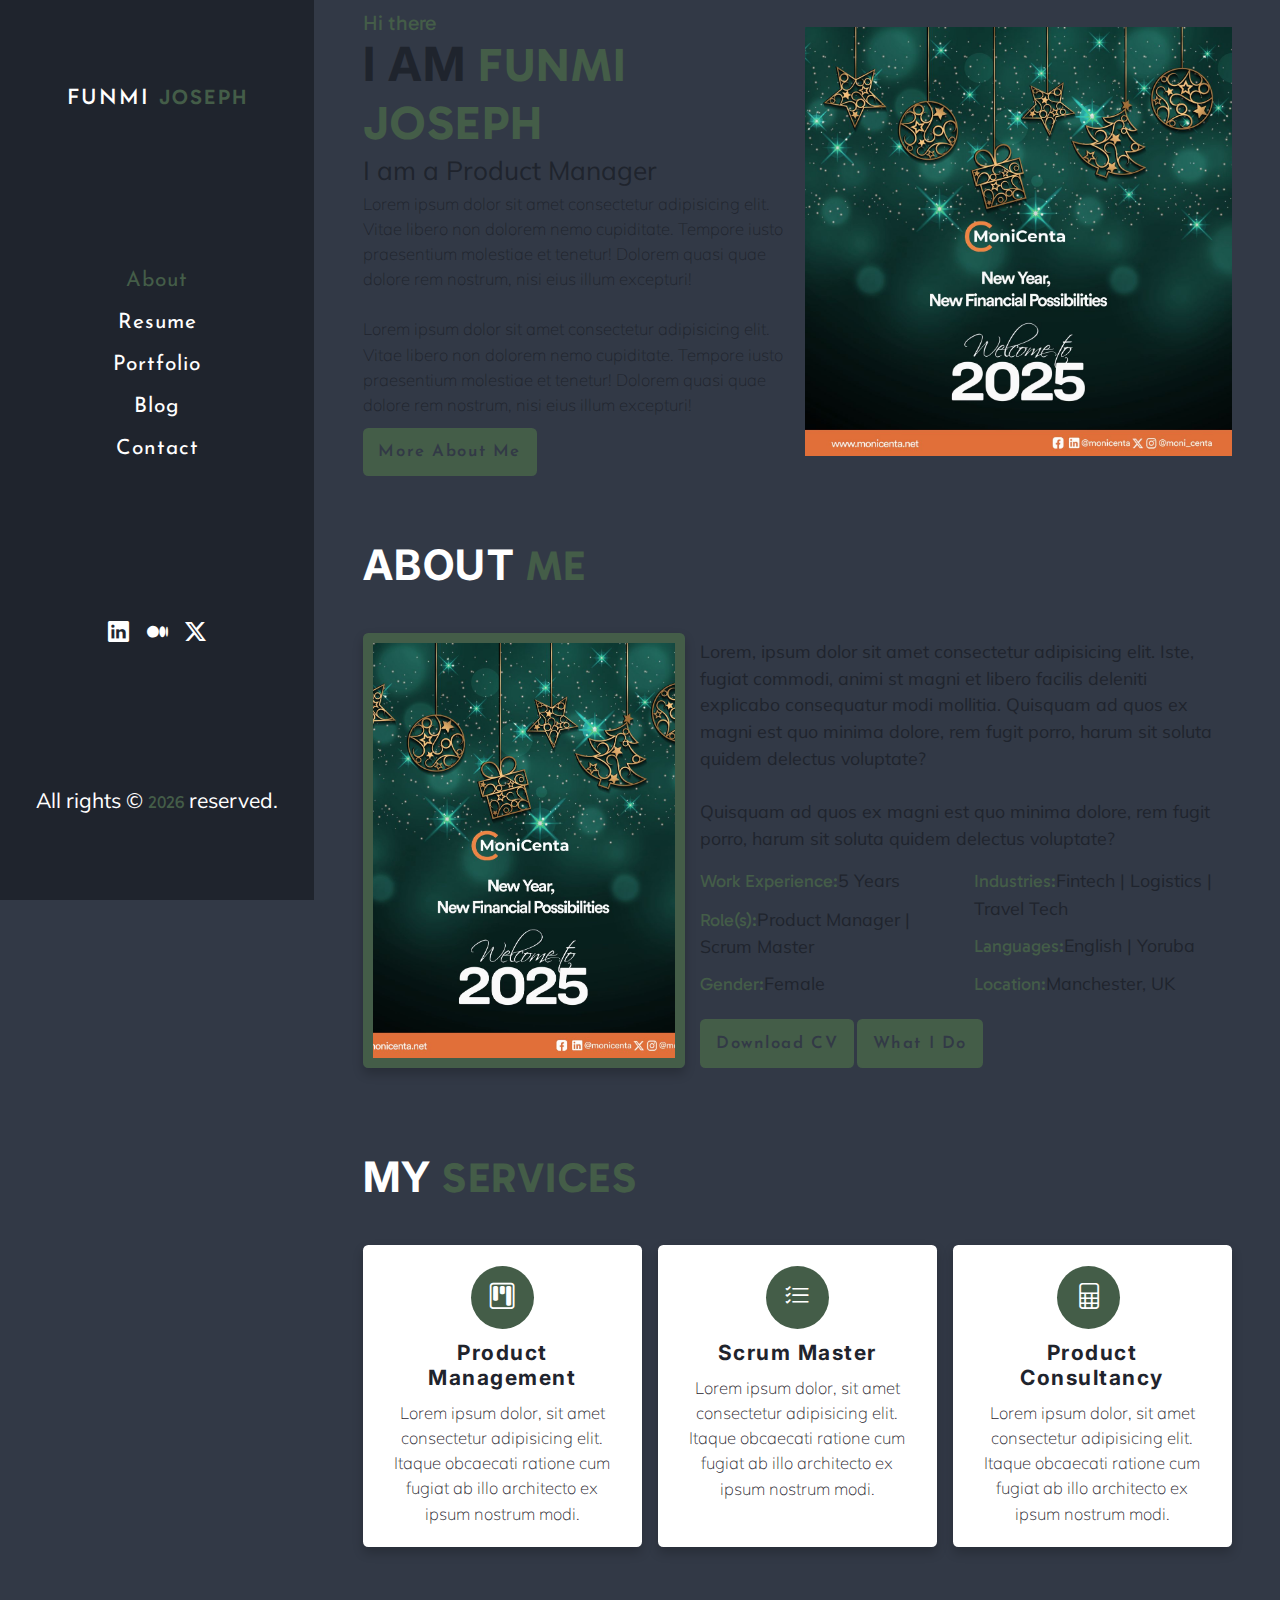
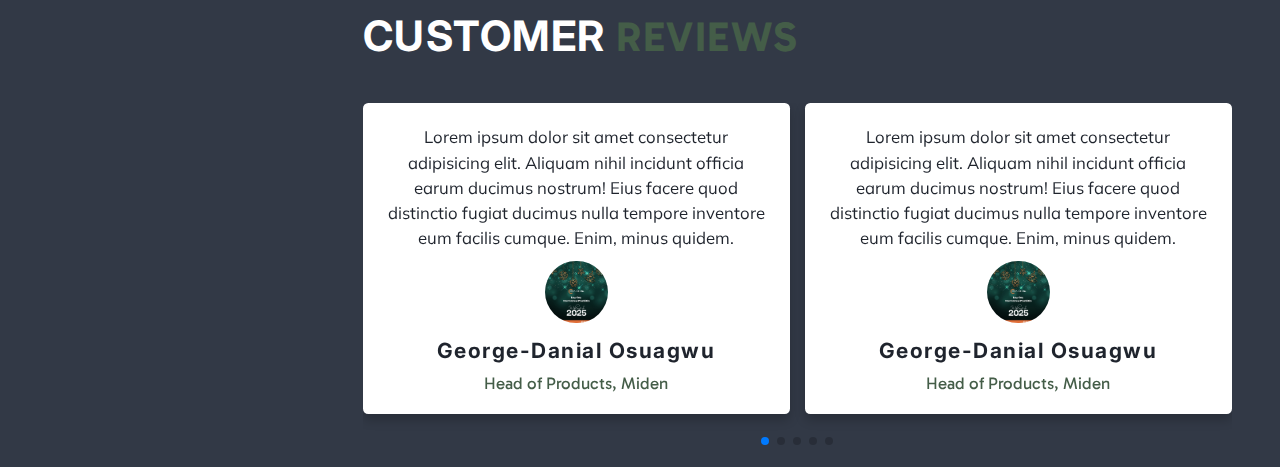
<file: second.html>
<!DOCTYPE html>
<html lang="en">
  <head>
    <meta charset="UTF-8" />
    <meta name="viewport" content="width=device-width, initial-scale=1.0" />
    <link rel="stylesheet" href="second.css" />
    <link
      rel="stylesheet"
      href="https://cdn.jsdelivr.net/npm/bootstrap-icons@1.11.3/font/bootstrap-icons.min.css"
    />
    <!-- Link Swiper's CSS -->
    <link
      rel="stylesheet"
      href="https://cdn.jsdelivr.net/npm/swiper@11/swiper-bundle.min.css"/>
    <title>Funmi Portfolio</title>
  </head>

  <body>
    <!-- Hamburger -->
    <div id="menu" class="bi bi-list">
      <!-- <i class="bi bi-list"></i> -->
    </div>
    <!-- Header/Hero -->
    <header>
      <a href="#" class="logo">Funmi <span>Joseph</span></a>
      <!-- Navbar -->
      <nav class="navbar">
        <!-- <a href="#" id="home">Home</a> -->
        <a href="#"  class="active" data-page="main-about">About</a>
        <a href="#" data-page="resume">Resume</a>
        <!-- <a href="#" id="Experience">Experience</a> -->
        <a href="#" data-page="portfolio">Portfolio</a>
        <!-- <a href="#" id="testimonials">Testimonials</a> -->
        <a href="#" data-page="blog">Blog</a>
        <a href="#" data-page="contact">Contact</a>
      </nav>
      <!-- Socials -->
      <div class="socials">
        <a href="#"><i class="bi bi-linkedin"></i></a>
        <a href="#"><i class="bi bi-medium"></i></a>
        <a href="#"><i class="bi bi-twitter-x"></i> </a>
      </div>
      <!-- sidebar footer -->
      <footer class="footer">
        <p class="copyright">All rights &copy; <small></small> reserved.</p>
      </footer>
    </header>
    <!-- About Start -->
    <!-- <main> -->
      <article class="main-about page active" id="main-about">
        <section class="about-home">
          <div class="content">
            <span class="intro">Hi there</span>
            <h1>I am <span>Funmi Joseph</span></h1>
            <p class="info">I am a Product Manager</p>
            <p class="info-text">
              Lorem ipsum dolor sit amet consectetur adipisicing elit. Vitae
              libero non dolorem nemo cupiditate. Tempore iusto praesentium
              molestiae et tenetur! Dolorem quasi quae dolore rem nostrum, nisi
              eius illum excepturi! <br />
              <br />
              Lorem ipsum dolor sit amet consectetur adipisicing elit. Vitae
              libero non dolorem nemo cupiditate. Tempore iusto praesentium
              molestiae et tenetur! Dolorem quasi quae dolore rem nostrum, nisi
              eius illum excepturi!
            </p>
            <a href="#about" class="btn">More About Me</a>
          </div>
          <figure class="image">
            <img src="./asstets/images/Happy 2025.jpg" alt="Funmi's Headshot" />
          </figure>
        </section>
        <!-- About main start-->
        <section class="about" id="about">
          <h2 class="subheading">about <span> me</span></h2>
          <div class="row-1">
            <div class="image">
              <img src="./asstets/images/Happy 2025.jpg" alt="funmi's photo" />
            </div>
            <div class="content">
              <p>
                Lorem, ipsum dolor sit amet consectetur adipisicing elit. Iste,
                fugiat commodi, animi st magni et libero facilis deleniti
                explicabo consequatur modi mollitia. Quisquam ad quos ex magni
                est quo minima dolore, rem fugit porro, harum sit soluta quidem
                delectus voluptate? <br /><br />
                Quisquam ad quos ex magni est quo minima dolore, rem fugit
                porro, harum sit soluta quidem delectus voluptate?
              </p>
              <div class="box-container">
                <div class="box">
                  <p><span>Work Experience:</span>5 Years</p>
                  <p><span>Role(s):</span>Product Manager | Scrum Master</p>
                  <p><span>Gender:</span>Female</p>
                </div>
                <div class="box">
                  <p>
                    <span>Industries:</span>Fintech | Logistics | Travel Tech
                  </p>
                  <p><span>Languages:</span>English | Yoruba</p>
                  <p><span>Location:</span>Manchester, UK</p>
                </div>
              </div>
              <a href="#" class="btn"> Download CV</a>
              <a href="#services" class="btn">What I Do</a>
            </div>
          </div>
          <!--  -->
        </section>
        <!-- ABOUT - SERVICE START -->
        <section id="services" class="services">
          <h2 class="subheading">My <span> Services</span></h2>
          <div class="box-container">
            <div class="box">
              <i class="bi bi-kanban"></i>
              <h3>Product Management</h3>
              <p>
                Lorem ipsum dolor, sit amet consectetur adipisicing elit. Itaque
                obcaecati ratione cum fugiat ab illo architecto ex ipsum nostrum
                modi.
              </p>
            </div>
            <!-- box 2 -->
            <div class="box">
              <i class="bi bi-list-check"></i>
              <h3>Scrum Master</h3>
              <p>
                Lorem ipsum dolor, sit amet consectetur adipisicing elit. Itaque
                obcaecati ratione cum fugiat ab illo architecto ex ipsum nostrum
                modi.
              </p>
            </div>
            <!-- box 3 -->
            <div class="box">
              <i class="bi bi-file-spreadsheet"></i>>
              <h3>Product Consultancy</h3>
              <p>
                Lorem ipsum dolor, sit amet consectetur adipisicing elit. Itaque
                obcaecati ratione cum fugiat ab illo architecto ex ipsum nostrum
                modi.
              </p>
            </div>
          </div>
        </section>
        <!-- ABOUT TESTIMONIAL START -->
        <section id="reviews" class="reviews">
          <h2 class="subheading">Customer <span> Reviews</span></h2>
          <!-- Slider main container -->
          <div class="swiper mySwiper">
            <!-- Additional required wrapper -->
            <div class="swiper-wrapper">
              <!-- Slides -->
              <div class="swiper-slide">
                <div class="review-content">
                  <p>
                    Lorem ipsum dolor sit amet consectetur adipisicing elit.
                    Aliquam nihil incidunt officia earum ducimus nostrum! Eius
                    facere quod distinctio fugiat ducimus nulla tempore
                    inventore eum facilis cumque. Enim, minus quidem.
                  </p>
                  <div class="reviewer-details">
                    <figure class="image">
                      <img src="./asstets/images/Happy 2025.jpg" alt="" />
                    </figure>
                    <h3>George-Danial Osuagwu</h3>
                    <span class="job">Head of Products, Miden</span>
                  </div>
                </div>
              </div>
              <!-- Slide 2 -->
              <div class="swiper-slide">
                <div class="review-content">
                  <p>
                    Lorem ipsum dolor sit amet consectetur adipisicing elit.
                    Aliquam nihil incidunt officia earum ducimus nostrum! Eius
                    facere quod distinctio fugiat ducimus nulla tempore
                    inventore eum facilis cumque. Enim, minus quidem.
                  </p>
                  <div class="reviewer-details">
                    <figure class="image">
                      <img src="./asstets/images/Happy 2025.jpg" alt="" />
                    </figure>
                    <h3>George-Danial Osuagwu</h3>
                    <span class="job">Head of Products, Miden</span>
                  </div>
                </div>
              </div>
              <!-- slide 3 -->
              <div class="swiper-slide">
                <div class="review-content">
                  <p>
                    Lorem ipsum dolor sit amet consectetur adipisicing elit.
                    Aliquam nihil incidunt officia earum ducimus nostrum! Eius
                    facere quod distinctio fugiat ducimus nulla tempore
                    inventore eum facilis cumque. Enim, minus quidem.
                  </p>
                  <div class="reviewer-details">
                    <figure class="image">
                      <img src="./asstets/images/Happy 2025.jpg" alt="" />
                    </figure>
                    <h3>George-Danial Osuagwu</h3>
                    <span class="job">Head of Products, Miden</span>
                  </div>
                </div>
              </div>
              <!-- slide 4 -->
              <div class="swiper-slide">
                <div class="review-content">
                  <p>
                    Lorem ipsum dolor sit amet consectetur adipisicing elit.
                    Aliquam nihil incidunt officia earum ducimus nostrum! Eius
                    facere quod distinctio fugiat ducimus nulla tempore
                    inventore eum facilis cumque. Enim, minus quidem.
                  </p>
                  <div class="reviewer-details">
                    <figure class="image">
                      <img src="./asstets/images/Happy 2025.jpg" alt="" />
                    </figure>
                    <h3>George-Danial Osuagwu</h3>
                    <span class="job">Head of Products, Miden</span>
                  </div>
                </div>
              </div>
              <!-- slide 5 -->
              <div class="swiper-slide">
                <div class="review-content">
                  <p>
                    Lorem ipsum dolor sit amet consectetur adipisicing elit.
                    Aliquam nihil incidunt officia earum ducimus nostrum! Eius
                    facere quod distinctio fugiat ducimus nulla tempore
                    inventore eum facilis cumque. Enim, minus quidem.
                  </p>
                  <div class="reviewer-details">
                    <figure class="image">
                      <img src="./asstets/images/Happy 2025.jpg" alt="" />
                    </figure>
                    <h3>George-Danial Osuagwu</h3>
                    <span class="job">Head of Products, Miden</span>
                  </div>
                </div>
              </div>
              <!-- end of slides -->
            </div>
            <!-- pagination -->
            <div class="swiper-pagination"></div>
          </div>
        </section>
      </article>
      <!-- About main end-->

      <!-- /////////////////////////////////RESUME START//////////////////////////////////// -->
      <section id="resume" class="resume page">
        <h2 class="subheading">My <span> Resume</span></h2>
        <h4 class="section-sub-heading">5 Years of Experience</h4>
        <div class="resume-row">
          <div class="wrapper">
            <!-- education structure -->

            <div class="edu">
              <h2>Education</h2>

              <div class="grid-item">
                <h4 class="year">2019</h4>
                <h4 class="edu-name">Fronted Development</h4>
                <p class="company">University of Studies</p>
                <p class="edu-desc">
                  Maecenas finibus nec sem ut imperdiet. Ut tincidunt est ac
                  dolor aliquam sodales. Phasellus sed mauris hendrerit, laoreet
                  sem in, lobortis ante.
                </p>

                <div class="divider"></div>
              </div>

              <div class="grid-item">
                <h4 class="year">2018</h4>
                <h4 class="edu-name">Graphics Design</h4>
                <p class="company">University of Studies</p>
                <p class="edu-desc">
                  Aliquam tincidunt malesuada tortor vitae iaculis. In eu turpis
                  iaculis, feugiat risus quis, aliquet urna. Quisque fringilla
                  mollis risus, eu pulvinar dolor.
                </p>

                <div class="divider"></div>
              </div>
            </div>
            <!-- experience structure -->

            <div class="exp">
              <h2>Experience</h2>

              <div class="grid-item">
                <h4 class="year">2020 - Current</h4>
                <h4 class="exp-name">Lead Software Engineer</h4>
                <p class="company">Google</p>
                <p class="exp-desc">
                  Praesent dignissim sollicitudin justo, sed elementum quam
                  lacinia quis. Phasellus eleifend tristique posuere. Sed vitae
                  dui nec magna.
                </p>

                <div class="divider"></div>
              </div>

              <div class="grid-item">
                <h4 class="year">2016 - 2020</h4>
                <h4 class="exp-name">Senior Software Engineer</h4>
                <p class="company">Facebook</p>
                <p class="exp-desc">
                  Maecenas tempus faucibus rutrum. Duis eu aliquam urna. Proin
                  vitae nulla tristique, ornare felis id, congue libero. Nam
                  volutpat euismod quam.
                </p>

                <div class="divider"></div>
              </div>

              <div class="grid-item">
                <h4 class="year">2013 - 2016</h4>
                <h4 class="exp-name">Junior Software Engineer</h4>
                <p class="company">Amazon</p>
                <p class="exp-desc">
                  Duis mollis nunc quis quam viverra venenatis. Nulla nulla
                  arcu, congue vitae nunc ac, sodales ultricies diam. Nullam
                  justo leo, tincidunt sit amet.
                </p>

                <div class="divider"></div>
              </div>
            </div>
          </div>
          <div class="wrapper">
            <!-- design skill structure -->

            <div class="design-skill">
              <h2>Design Skills</h2>

              <div class="progress-detail">
                <div class="progress-name">Web Design</div>
                <div class="progress-percent">95%</div>
              </div>
              <div class="progress-bar">
                <div class="progress" style="width: 95%"></div>
              </div>

              <div class="progress-detail">
                <div class="progress-name">Print Design</div>
                <div class="progress-percent">65%</div>
              </div>
              <div class="progress-bar">
                <div class="progress" style="width: 65%"></div>
              </div>

              <div class="progress-detail">
                <div class="progress-name">Logo Design</div>
                <div class="progress-percent">80%</div>
              </div>
              <div class="progress-bar">
                <div class="progress" style="width: 80%"></div>
              </div>

              <div class="progress-detail">
                <div class="progress-name">Graphics Design</div>
                <div class="progress-percent">90%</div>
              </div>
              <div class="progress-bar">
                <div class="progress" style="width: 90%"></div>
              </div>
            </div>

            <!-- coding skill structure -->

            <div class="coding-skill">
              <h2>Coding Skills</h2>

              <div class="progress-detail">
                <div class="progress-name">JavaScript</div>
                <div class="progress-percent">90%</div>
              </div>
              <div class="progress-bar">
                <div class="progress" style="width: 90%"></div>
              </div>

              <div class="progress-detail">
                <div class="progress-name">MongoDB</div>
                <div class="progress-percent">70%</div>
              </div>
              <div class="progress-bar">
                <div class="progress" style="width: 70%"></div>
              </div>

              <div class="progress-detail">
                <div class="progress-name">Python</div>
                <div class="progress-percent">60%</div>
              </div>
              <div class="progress-bar">
                <div class="progress" style="width: 60%"></div>
              </div>

              <div class="progress-detail">
                <div class="progress-name">React/Redux</div>
                <div class="progress-percent">50%</div>
              </div>
              <div class="progress-bar">
                <div class="progress" style="width: 50%"></div>
              </div>

              <div class="progress-detail">
                <div class="progress-name">HTML/CSS</div>
                <div class="progress-percent">100%</div>
              </div>
              <div class="progress-bar">
                <div class="progress" style="width: 100%"></div>
              </div>

              <div class="progress-detail">
                <div class="progress-name">Bootstrap</div>
                <div class="progress-percent">95%</div>
              </div>
              <div class="progress-bar">
                <div class="progress" style="width: 95%"></div>
              </div>
            </div>
          </div>
        </div>

        <a href="#" class="btn"> Download CV</a>
      </section>
      <!-- Resume End -->
      <!-- ////////////////////////////////PORTFOLIO START ////////////////////////////// -->
      <section id="portfolio" class="portfolio page">
        <h2 class="subheading">My <span> Works</span></h2>
        <h4 class="section-sub-heading">Selected Works</h4>
        <div class="box-container">
          <div class="box">
            <img src="./asstets/images/Happy 2025.jpg" alt="" />
            <h3>Project 01</h3>
            <div class="icons">
              <a href="#"><i class="bi bi-link"></i></a>
              <a
                href="https://icons.getbootstrap.com/icons/"
                class="share-button"
                ><i class="bi bi-share"></i
              ></a>
              <a href="#"><i class="bi bi-search"></i></a>
            </div>
          </div>
          <!-- project 2 -->
          <div class="box">
            <img src="./asstets/images/Happy 2025.jpg" alt="" />
            <h3>Project 02</h3>
            <div class="icons">
              <a href="#" class="share-button"><i class="bi bi-link"></i></a>
              <a
                href="https://icons.getbootstrap.com/icons/"
                class="share-button"
                ><i class="bi bi-share"></i
              ></a>
              <a href="#"><i class="bi bi-search"></i></a>
            </div>
          </div>
          <!-- project 3 -->
          <div class="box">
            <img src="./asstets/images/Happy 2025.jpg" alt="" />
            <h3>Project 03</h3>
            <div class="icons">
              <a href="#"><i class="bi bi-link"></i></a>
              <a
                href="https://icons.getbootstrap.com/icons/"
                class="share-button"
                ><i class="bi bi-share"></i
              ></a>
              <a href="#"><i class="bi bi-search"></i></a>
            </div>
          </div>
          <!-- project 4 -->
          <div class="box">
            <img src="./asstets/images/Happy 2025.jpg" alt="" />
            <h3>Project 04</h3>
            <div class="icons">
              <a href="#"><i class="bi bi-link"></i></a>
              <a
                href="https://icons.getbootstrap.com/icons/"
                class="share-button"
                ><i class="bi bi-share"></i
              ></a>
              <a href="#"><i class="bi bi-search"></i></a>
            </div>
          </div>
        </div>
      </section>
      <!-- /////////////////////BLOG ////////////// -->
      <section class="blog-posts page" id="blog">
        <h2 class="subheading">My <span> Thoughts</span></h2>
        <h4 class="section-sub-heading">Blogs & Post</h4>
        <ul class="blog-list has-scrollbar">
          <!-- Blog 1 -->
          <li>
            <div class="blog-card">
              <figure class="card-banner">
                <img src="./asstets/images/Happy 2025.jpg" alt="The Most Inspiring Interior Design Of 2021">
              </figure>
              <div class="blog-content">
                <div class="blog-content-top">
                  <ul class="card-meta-list">
                    <li>
                      <a href="#" class="card-meta-link">
                        <i class="bi bi-person-circle"></i>
                        <span>by: Funmi</span>
                      </a>
                    </li>
                    <li>
                    </li>
                  </ul>
                  <h3 class="h3 blog-title">
                    <a href="#">The Most Inspiring Interior Design Of 2021</a>
                  </h3>
                </div>
                <div class="blog-content-bottom">
                  <div class="publish-date">
                    <i class="bi bi-calendar2-week"></i>
                    <time datetime="2022-27-04">Apr 27, 2025</time>
                  </div>
                  <a href="#" class="read-more-btn">Read More</a>
                </div>
              </div>
            </div>
          </li>
              <!-- Blog 2 -->
          <li>
            <div class="blog-card">
              <figure class="card-banner">
                <img src="./asstets/images/Happy 2025.jpg" alt="Recent Commercial Real Estate Transactions">
              </figure>
              <div class="blog-content">
                <div class="blog-content-top">
                  <ul class="card-meta-list">
                    <li>
                      <a href="#" class="card-meta-link">
                      <i<i class="bi bi-person-circle"></i>                       
                      <span>by: Funmi</span>
                      </a>
                    </li>
                    <li>
                    </li>
                  </ul>
                  <h3 class="h3 blog-title">
                    <a href="#">Recent Commercial Real Estate Transactions</a>
                  </h3>
                </div>
                <div class="blog-content-bottom">
                  <div class="publish-date">
                    <i class="bi bi-calendar2-week"></i>
                    <time datetime="2022-27-04">Apr 27, 2025</time>
                  </div>
                  <a href="#" class="read-more-btn">Read More</a>
                </div>
              </div>
            </div>
          </li>
            <!-- Blog 3 -->
          <li>
            <div class="blog-card">
              <figure class="card-banner">
                <img src="./asstets/images/Happy 2025.jpg" alt="Renovating a Living Room? Experts Share Their Secrets">
              </figure>
              <div class="blog-content">
                <div class="blog-content-top">
                  <ul class="card-meta-list">
                    <li>
                      <a href="#" class="card-meta-link">
                        <i class="bi bi-person-circle"></i>
                        <span>by: Funmi</span>
                      </a>
                    </li>
                    <li>
                    </li>
                  </ul>
                  <h3 class="h3 blog-title">
                    <a href="#">Renovating a Living Room? Experts Share Their Secrets</a>
                  </h3>
                </div>
                <div class="blog-content-bottom">
                  <div class="publish-date">
                    <i class="bi bi-calendar2-week"></i>
                    <time datetime="2022-27-04">Apr 27, 2025</time>
                  </div>
                  <a href="#" class="read-more-btn">Read More</a>
                </div>
              </div>
            </div>
          </li>
        </ul>
      </section>
<!-- ////////////////////////////////// CONTACT SECTION ///////////////////////////////////// -->
 <section class="contact page" id="contact">
  <h2 class="subheading">Contact<span> Me</span></h2>
  <h4 class="section-sub-heading">Lets Talk</h4>
  <div class="icons-container">
    <!--  -->
    <div class="icons">
      <i class="bi bi-envelope-at"></i>
      <h3>my email</h3>
      <p>j_funmilola@yahoo.com</p>
      <!-- <p>funmi@yahoo.com</p> -->
    </div>
    <!--  -->
    <div class="icons">
      <i class="bi bi-phone-vibrate"></i>
      <h3>my phone</h3>
      <p>+447984662539</p>
      <p>+2348133856714</p>
    </div>
     <!--  -->
     <div class="icons">
      <i class="bi bi-geo-alt"></i>
      <h3>my Location</h3>
      <p>Manchester, UK</p>
      <p>Lagos, Nigeria</p>
    </div>
  </div>
  <div class="row">
    <form action="">
      <input type="text" placeholder="Full Name" class="box">
      <input type="email" placeholder="Email" class="box">
      <input type="number" placeholder="Phone Number" class="box">
      <textarea name="" placeholder="Message"></textarea>
      <button type="submit" class="btn"><i class="bi bi-send-fill"></i> Send Message</button>
      <!-- <input type="submit" value="<i class="bi bi-send"></i> Send Message" class="btn">     -->
    </form>
    <iframe src="https://www.google.com/maps/embed?pb=!1m18!1m12!1m3!1d151986.
        4440587615!2d-2.2234628499999998!3d53.472245449999996!2m3!1f0!2f0!3f0!3m2!1i1024!2i768!4f13.
        1!3m3!1m2!1s0x487a4d4c5226f5db%3A0xd9be143804fe6baa!2sManchester%2C%20UK!5e0!3m2!1sen!2sng!4v1745411485753!5m2!1sen!2sng" 
        allowfullscreen="" loading="lazy" referrerpolicy="no-referrer-when-downgrade">
  </iframe>
  </div>
 </section>
   <!-- JS -->
    <!-- Swiper JS -->
    <script src="https://cdn.jsdelivr.net/npm/swiper@11/swiper-bundle.min.js"></script>
    <!-- Initialize Swiper -->
    <script>
      var swiper = new Swiper(".mySwiper", {
        slidesPerView: 1,
        spaceBetween: 15,
        pagination: {
          el: ".swiper-pagination",
          clickable: true,
        },
        autoplay: {
          delay: 7000,
        },
        loop: true,
        rewind: true,
        breakpoints: {
          680: {
            slidesPerView: 2,
            spaceBetween: 15,
          },
          1500: {
            slidesPerView: 3,
            spaceBetween: 15,
          },
        },
      });
      
    </script>
    <!-- javascript-->
    <script src="./script.js"></script>
  </body>
</html>
</file>
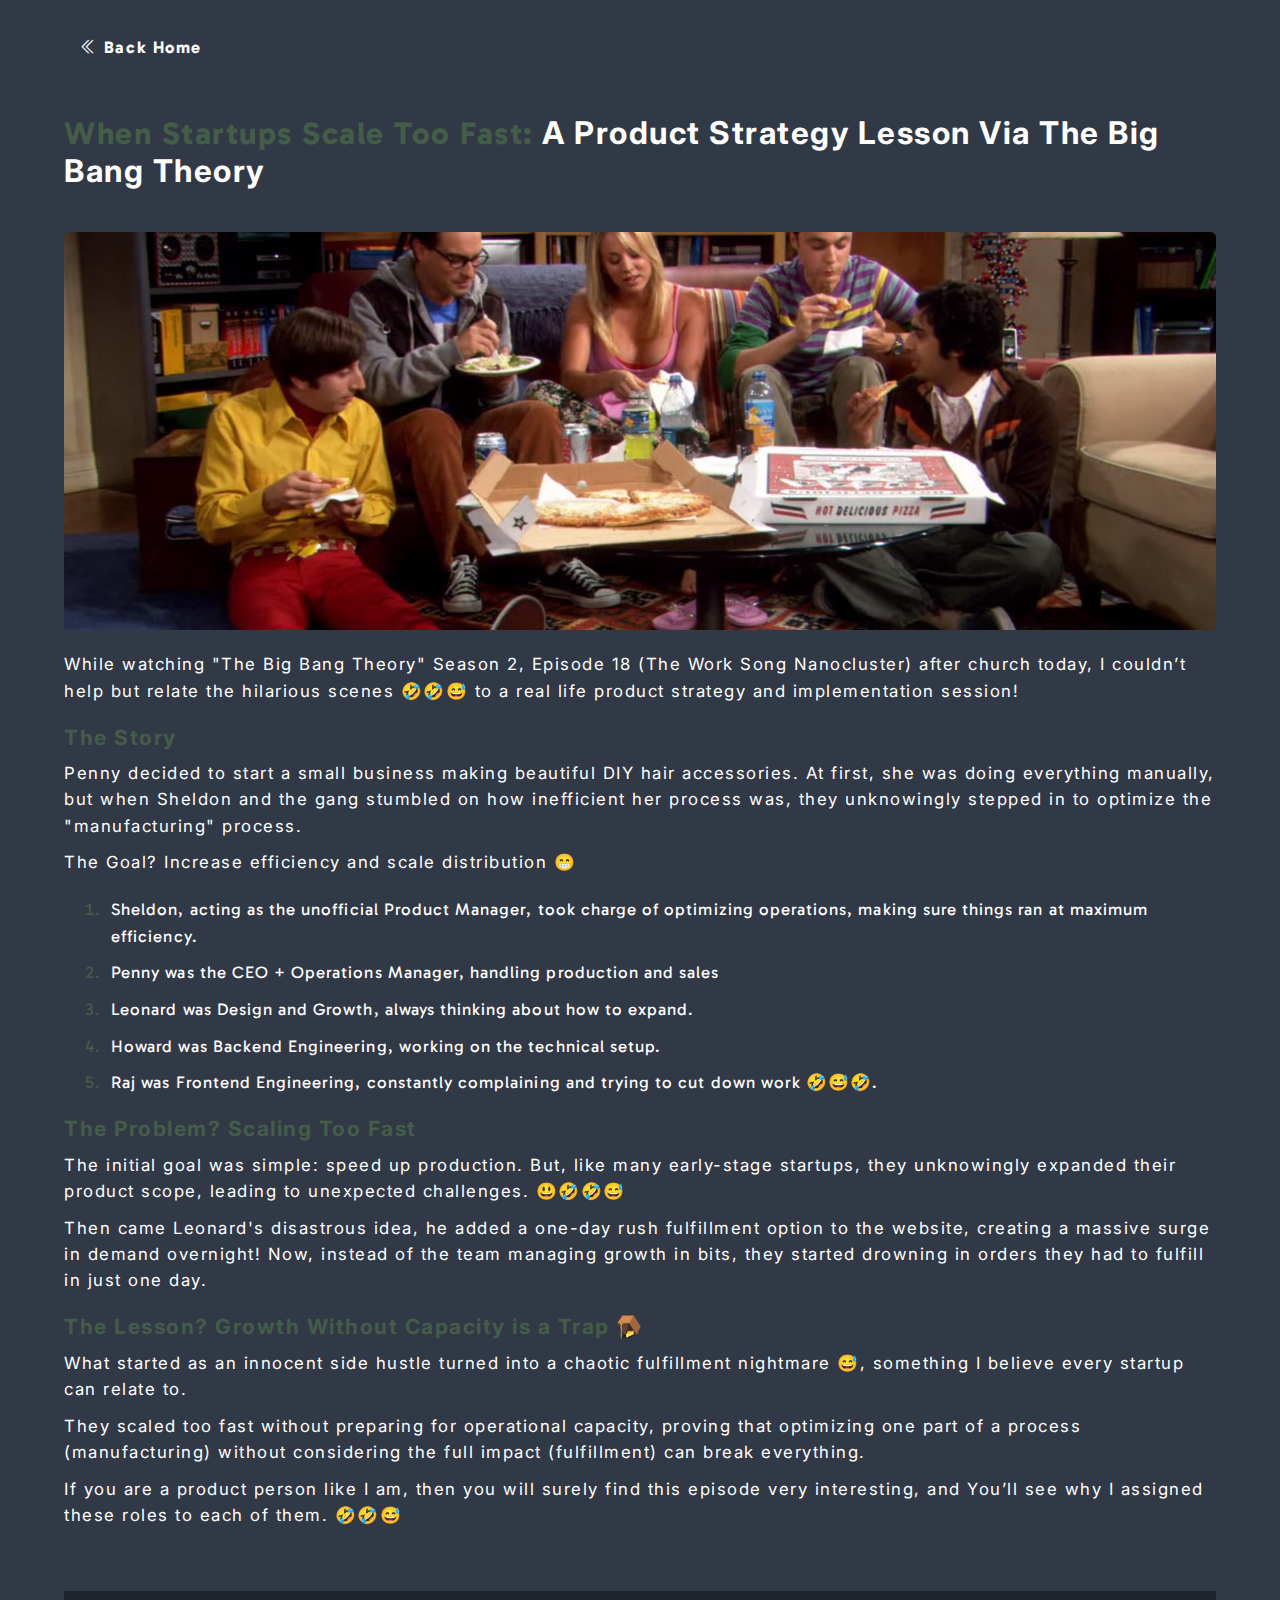
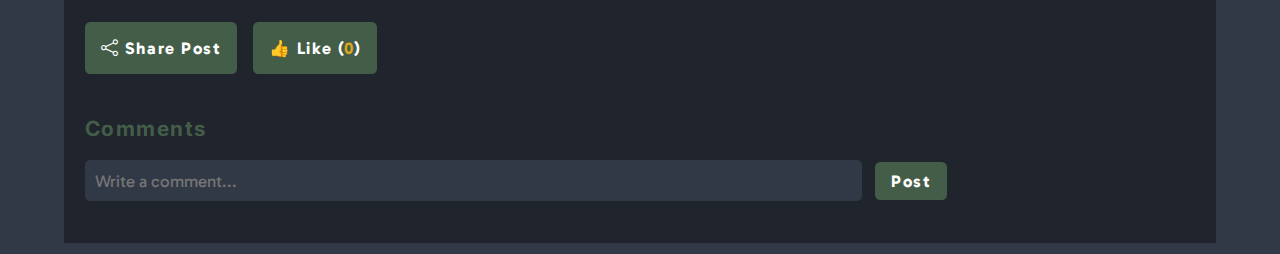
<file: blogs-posts/blog 1/big-bang-theory.html>
<!DOCTYPE html>
<html lang="en">
<head>
    <meta charset="UTF-8">
    <meta name="viewport" content="width=device-width, initial-scale=1.0">
    <title>When Startups Scale Too Fast: A Product Strategy Lesson via The Big Bang Theory</title>
     <!-- favicon -->
     <link rel="shortcut icon" href="/asstets/images/funmi headshot.jpg" type="image/x-icon">
        <!-- Bootstrap icons -->
        <link
        rel="stylesheet"
        href="https://cdn.jsdelivr.net/npm/bootstrap-icons@1.11.3/font/bootstrap-icons.min.css"
      />
      <!-- custom css -->
    <link rel="stylesheet" href="/blogs-posts/blogs.css">
</head>
<body>
    <main class="article-post"  data-post-id="post1">
        <a href="/index.html" class="btn back"><i class="bi bi-chevron-double-left"></i> Back Home</a>
       <h1 class="subheading">
        <span>When Startups Scale Too Fast:</span>  A Product Strategy Lesson via The Big Bang Theory
       </h1>
       <img src="/asstets/images/bbt.jpg" alt="big bang theory scene season 1 ep 2">
        <p class="details">
            While watching "The Big Bang Theory" Season 2, Episode 18 (The Work Song Nanocluster) 
            after church today, I couldn’t help but relate the hilarious scenes 🤣🤣😅 to a 
            real life product strategy and implementation session!
        </p>
        <h3>The Story</h3>
        <p class="details">Penny decided to start a small business making beautiful DIY hair accessories.
             At first, she was doing everything manually, but when Sheldon and the gang stumbled on how 
             inefficient her process was, they unknowingly stepped in to optimize the "manufacturing" 
             process.
        </p>
        <p class="details">
            The Goal? Increase efficiency and scale distribution 😁 
        </p>
           <ol class="story-points">
             <li>Sheldon, acting as the unofficial Product Manager, took charge of optimizing 
                operations, making sure things ran at maximum efficiency.
            </li>
             <li>
                Penny was the CEO + Operations Manager, handling production and sales
             </li>
             <li>
                Leonard was Design and Growth, always thinking about how to expand.
             </li>
             <li>
                Howard was Backend Engineering, working on the technical setup.
             </li>
             <li>
                Raj was Frontend Engineering, constantly complaining and trying to cut down work 🤣😅🤣.
             </li>
           </ol>
           <h3>The Problem? Scaling Too Fast</h3>
           <p class="details">
            The initial goal was simple: speed up production. But, like many early-stage startups, 
            they unknowingly expanded their product scope, leading to unexpected challenges. 😃🤣🤣😅 
           </p>
              <p class="details">
                Then came Leonard's disastrous idea, he added a one-day rush fulfillment option to 
                the website, creating a massive surge in demand overnight! Now, instead of the team 
                managing growth in bits, they started drowning in orders they had to fulfill in just 
                one day.
              </p>
              <h3>
                The Lesson? Growth Without Capacity is a Trap 🪤 
              </h3>
              <p class="details">
                What started as an innocent side hustle turned into a chaotic fulfillment nightmare 😅, 
                something I believe every startup can relate to. 
              </p>
              <p class="details">
                They scaled too fast without preparing for operational capacity, proving that 
                optimizing one part of a process (manufacturing) without considering the full 
                impact (fulfillment) can break everything.
              </p>
              <p class="details">
                If you are a product person like I am, then you will surely find this episode 
                very interesting, and You’ll see why I assigned these roles to each of them. 🤣🤣😅
              </p>
              <footer class="footer">
                <div class="footer-buttons">
                  <button class="share-button btn">
                    <i class="bi bi-share"></i>   Share Post
                 </button>
                 <div class="like-section">
                  <button id="likeButton" class="like-button btn">👍 Like (<span id="likeCount" class="like-count">0</span>)</button>
                </div>
                </div>
    
            
                <div class="comment-section">
                  <h3>Comments</h3>
                  <form id="commentForm" class="comment-form">
                    <input type="text" id="commentInput" class="comment-input" placeholder="Write a comment..." required>
                    <button type="submit" class="btn">Post</button>
                  </form>
                  <ul id="commentList" class="comment-list"></ul>
                </div>
               </footer>
    </main>
    <script src="/script.js"></script>
</body>
</html>
</file>
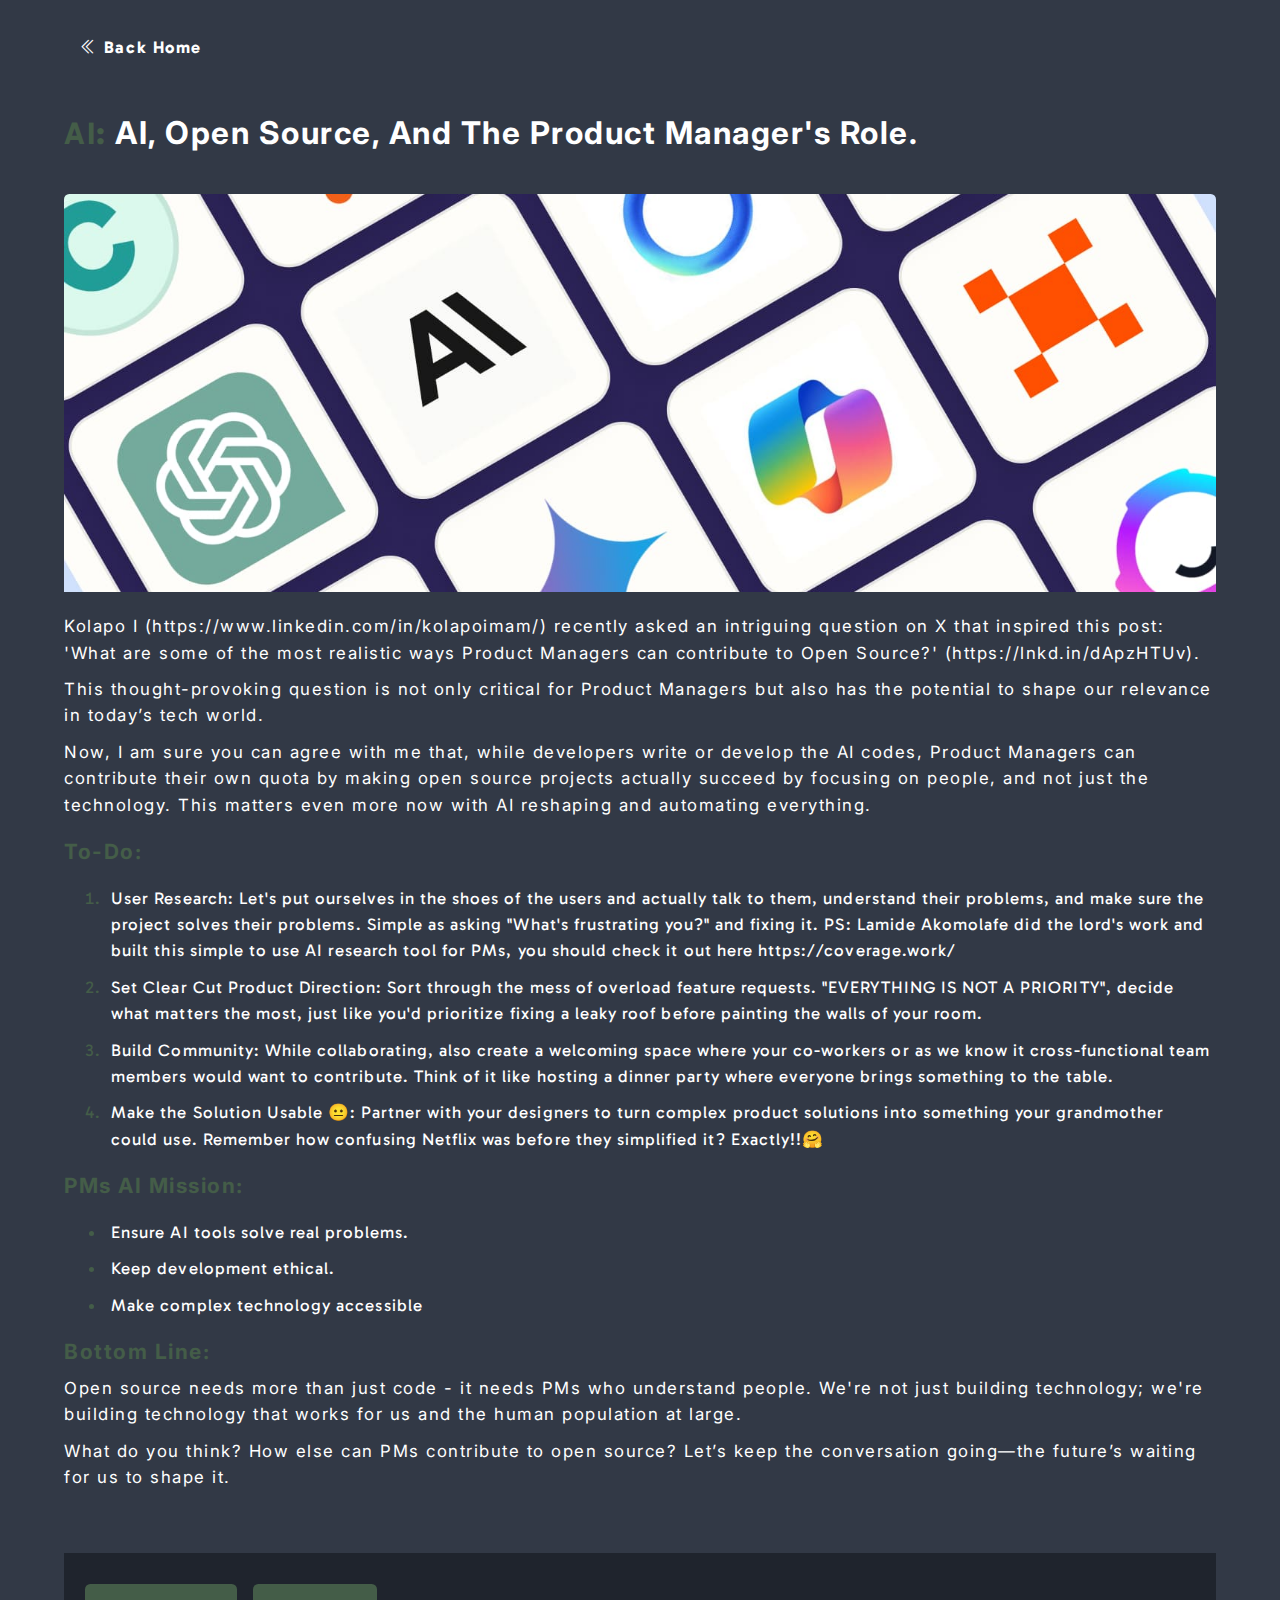
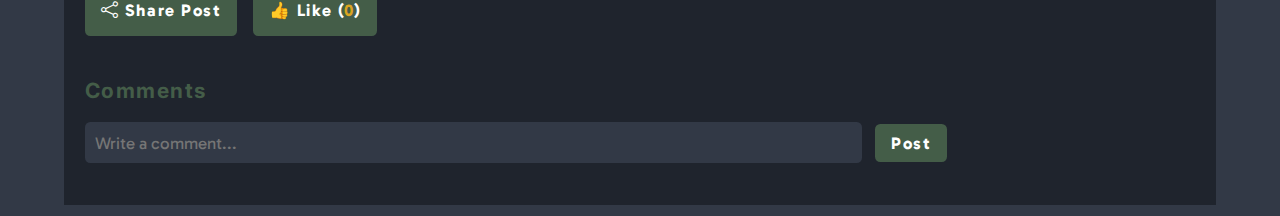
<file: blogs-posts/Blog 2/AI-and-open-src.html>
<!DOCTYPE html>
<html lang="en">
<head>
    <meta charset="UTF-8">
    <meta name="viewport" content="width=device-width, initial-scale=1.0">
    <title>AI, Open Source, and the Product Manager's Role.</title>
    <!-- favicon -->
     <link rel="shortcut icon" href="/asstets/images/funmi headshot.jpg" type="image/x-icon">
        <!-- Bootstrap icons -->
        <link
        rel="stylesheet"
        href="https://cdn.jsdelivr.net/npm/bootstrap-icons@1.11.3/font/bootstrap-icons.min.css"
      />
      <!-- custom css -->
    <link rel="stylesheet" href="/blogs-posts/blogs.css">
</head>
<body>
    <main class="article-post"  data-post-id="post2">
        <a href="/index.html" class="btn back"><i class="bi bi-chevron-double-left"></i> Back Home</a>
       <h1 class="subheading">
        <span>AI:</span>  AI, Open Source, and the Product Manager's Role.
       </h1>
       <img src="/asstets/images/AI (1).jpg" alt="AI images">
        <p class="details">
         Kolapo I (https://www.linkedin.com/in/kolapoimam/) recently asked an intriguing question on X that inspired this post: 
          'What are some of the most realistic ways Product Managers can contribute to Open Source?' 
          (https://lnkd.in/dApzHTUv). 
        </p>
        <p class="details">This thought-provoking question is not only critical for Product Managers 
          but also has the potential to shape our relevance in today’s tech world.
        </p>
        <p class="details">
          Now, I am sure you can agree with me that, while developers write or develop the AI codes, 
          Product Managers can contribute their own quota by making open source projects actually 
          succeed by focusing on people, and not just the technology. This matters even more now with 
          AI reshaping and automating everything.
        </p>
        <h3>To-Do:</h3>
           <ol class="story-points">
             <li>User Research: Let's put ourselves in the shoes of the users and actually talk to them, 
              understand their problems, and make sure the project solves their problems. Simple as 
              asking "What's frustrating you?" and fixing it. PS: Lamide Akomolafe did the lord's 
              work and built this simple to use AI research tool for PMs, you should check it out 
              here https://coverage.work/
            </li>
             <li>
            Set Clear Cut Product Direction: Sort through the mess of overload feature requests. 
              "EVERYTHING IS NOT A PRIORITY", decide what matters the most, just like you'd prioritize 
              fixing a leaky roof before painting the walls of your room.
             </li>
             <li>
            Build Community: While collaborating, also create a welcoming space where your co-workers 
              or as we know it cross-functional team members would want to contribute. Think of it like 
              hosting a dinner party where everyone brings something to the table.
             </li>
             <li>
            Make the Solution Usable 😐: Partner with your designers to turn complex product 
              solutions into something your grandmother could use. Remember how confusing Netflix 
              was before they simplified it? Exactly!!🤗
             </li>
           </ol>
           <h3>PMs AI Mission:</h3>
           <ul class="story-points-2">
            <li>Ensure AI tools solve real problems.</li>
            <li>Keep development ethical.</li>
            <li>Make complex technology accessible</li>
           </ul>
           <h3>Bottom Line:</h3>
           <p class="details">
            Open source needs more than just code - it needs PMs who understand people. 
            We're not just building technology; we're building technology that works for us 
            and the human population at large. 
           </p>
              <p class="details">
                What do you think? How else can PMs contribute to open source? Let’s keep the 
                conversation going—the future’s waiting for us to shape it.
              </p>
           <footer class="footer">
            <div class="footer-buttons">
              <button class="share-button btn">
                <i class="bi bi-share"></i>   Share Post
             </button>
             <div class="like-section">
              <button id="likeButton" class="like-button btn">👍 Like (<span id="likeCount" class="like-count">0</span>)</button>
            </div>
            </div>

        
            <div class="comment-section">
              <h3>Comments</h3>
              <form id="commentForm" class="comment-form">
                <input type="text" id="commentInput" class="comment-input" placeholder="Write a comment..." required>
                <button type="submit" class="btn">Post</button>
              </form>
              <ul id="commentList" class="comment-list"></ul>
            </div>
           </footer>
    </main>
    <script src="/script.js"></script>
</body>
</html>
</file>
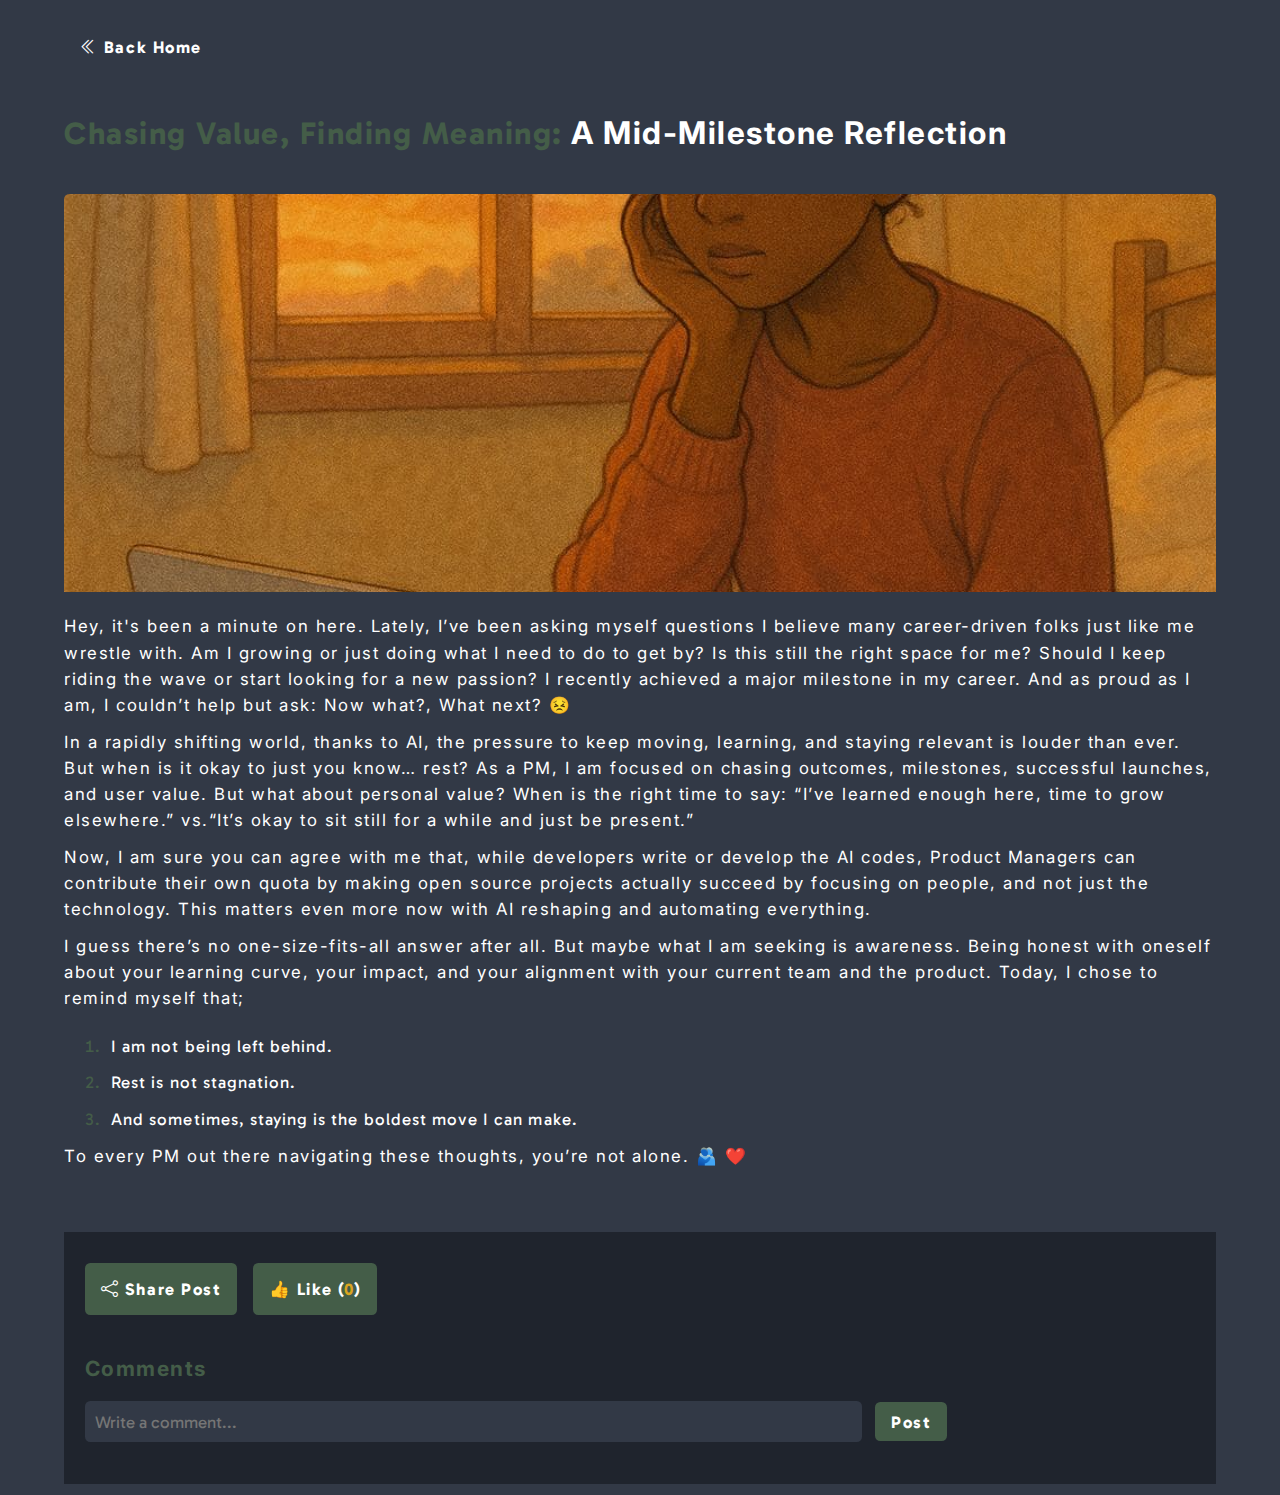
<file: blogs-posts/blog 3/mid-level-refkection.html>
<!DOCTYPE html>
<html lang="en">
<head>
    <meta charset="UTF-8">
    <meta name="viewport" content="width=device-width, initial-scale=1.0">
     <!-- favicon -->
     <link rel="shortcut icon" href="/asstets/images/funmi headshot.jpg" type="image/x-icon">
        <!-- Bootstrap icons -->
        <link
        rel="stylesheet"
        href="https://cdn.jsdelivr.net/npm/bootstrap-icons@1.11.3/font/bootstrap-icons.min.css"
      />
      <!-- custom css -->
    <link rel="stylesheet" href="/blogs-posts/blogs.css">
    <title>Chasing Value, Finding Meaning: A Mid-Milestone Reflection</title>
</head>
<body>
    <main class="article-post"  data-post-id="post2">
        <a href="/index.html" class="btn back"><i class="bi bi-chevron-double-left"></i> Back Home</a>
       <h1 class="subheading">
        <span>Chasing Value, Finding Meaning:</span>  A Mid-Milestone Reflection
       </h1>
       <img src="/asstets/images/funmi-article (1).jpeg" alt="new article">
        <p class="details">
            Hey, it's been a minute on here. Lately, I’ve been asking myself questions I believe many career-driven folks just like me wrestle with.
            Am I growing or just doing what I need to do to get by? Is this still the right space for me?
            Should I keep riding the wave or start looking for a new passion? I recently achieved a major
             milestone in my career. And as proud as I am, I couldn’t help but ask: Now what?, What next? 😣 
        </p>
        <p class="details">
            In a rapidly shifting world, thanks to AI, the pressure to keep moving, learning, and staying relevant is louder than ever. But when is it okay to just you know… rest?
            As a PM, I am focused on chasing outcomes, milestones, successful launches, and user value. But what about personal value? When is the right time to say:
            “I’ve learned enough here, time to grow elsewhere.” vs.“It’s okay to sit still for a while and just be present.”
        </p>
        <p class="details">
          Now, I am sure you can agree with me that, while developers write or develop the AI codes, 
          Product Managers can contribute their own quota by making open source projects actually 
          succeed by focusing on people, and not just the technology. This matters even more now with 
          AI reshaping and automating everything.
        </p>
        <p class="details">
            I guess there’s no one-size-fits-all answer after all. But maybe what I am seeking is awareness. Being honest with oneself about your learning curve, your impact, and your alignment with your current team and the product.
            Today, I chose to remind myself that;
        </p>
           <ol class="story-points">
             <li>
                I am not being left behind.
            </li>
             <li>
                Rest is not stagnation.
             </li>
             <li>
                And sometimes, staying is the boldest move I can make.
             </li>
           </ol>
           <p class="details">
            To every PM out there navigating these thoughts, you’re not alone. 
            🫂 ❤️
           </p>
           <footer class="footer">
            <div class="footer-buttons">
              <button class="share-button btn">
                <i class="bi bi-share"></i>   Share Post
             </button>
             <div class="like-section">
              <button id="likeButton" class="like-button btn">👍 Like (<span id="likeCount" class="like-count">0</span>)</button>
            </div>
            </div>
            <div class="comment-section">
              <h3>Comments</h3>
              <form id="commentForm" class="comment-form">
                <input type="text" id="commentInput" class="comment-input" placeholder="Write a comment..." required>
                <button type="submit" class="btn">Post</button>
              </form>
              <ul id="commentList" class="comment-list"></ul>
            </div>
           </footer>
    </main>
    <script src="/script.js"></script>
</body>
</html>
</file>
<file: second.css>
@import url("https://fonts.googleapis.com/css2?family=Gabarito:wght@400;500;600;700&family=Inter:wght@300;500;700&family=Josefin+Sans:wght@400;500;600;700&family=Kumbh+Sans:wght@300;400;700&family=League+Spartan:wght@500;600;700&family=Mulish:wght@400;500;600;700&family=Roboto+Mono:ital,wght@0,400;0,600;1,500;1,600&family=Space+Grotesk:wght@500&display=swap");

* {
  padding: 0;
  margin: 0;
  text-decoration: none;
  outline: none;
  border: none;
  box-sizing: border-box;
  scroll-behavior: smooth;
  font-family: 'Gabarito', sans-serif;
}

:root {
  --bg-color: rgb(31, 36, 45);
  --second-color: rgb(50, 57, 70);
  --text-color: #fff;
  --main-color: #445D48;
  /* --main-color: goldenrod; */
  --orange-soda: #ff5a3d;

  /* typography */
  --fs-13: 1.3rem;
  --fs-14: 1.4rem;
  --fs-15: 1.5rem;
  --fs-16: 1.6rem;
  --fs-17: 1.7rem;
  --fs-18: 1.8rem;
  --fs-2: 2rem;

  --fw-light: lighter;
  --fw-300: 300;
  --fw-600: 600;
  --fw-700: 700;
  --fw-bolder: bolder;

  /* shadow */

   --shadow: 0 .5rem 1rem rgba(0,0,0,0.2);

   /* Spacing */
   --flex-gap: 1.5rem;

/* border */
--border-radius:.5rem;
   /**
   * transition
   */

  --transition-1: all 0.2s ease;
}
.light-mode {
  --bg-color: #fdfdfd;
  --text-color: #333;
  /* --main-color: #0ef; */
  --main-color: goldenrod;
  --second-color: whitesmoke;
  --shadow-color: rgba(0, 0, 0, 0.2);
}
html {
  font-size: 65.5%;
  scroll-behavior: smooth;
  /* overflow: hidden; */
}

body {
  /* background-color: var(--bg-color); */
  color: var(--text-color);
  overflow-x: hidden;
  padding-left: 30rem;
  transition: background-color, color 0.3s ease-in-out; 
  position: relative;
  max-width: 1440px;
  height: 100vh;
  margin: auto;
  /* background-color: bisque; */
  background-color: var(--second-color);
}
h1,
h2,
h3,
h4,
h5 {
  font-family: "Inter", sans-serif;
  letter-spacing: 1.5px;
}
.subheading {
  font-size: 4rem;
  padding: 4rem 0;
  /* display: flex;
  justify-content: center; */
  text-transform: uppercase;
}
.section-sub-heading {
  font-size: var(--fs-14);
  text-align: right;
  font-weight: var(--fw-300);
  color: var(--text-color);
  border-top: 2px solid var(--main-color);
  padding-top: .8rem;
  margin-bottom: 4rem;
}
P {
  font-family: "Mulish", sans-serif;
  line-height: 1.5;
}
a,
li {
  font-family: "Josefin Sans", sans-serif;
}
img {
  width: 100%;
}
.btn {
  display: inline-block;
  padding: 1.5rem;
  margin-top: 1rem;
  border-radius: var(--border-radius);
  background-color: var(--main-color);
  font-size: 1.6rem;
  font-weight: 600;
  color: var(--second-color);
  letter-spacing: .15rem;
  cursor: pointer;
  transition:var(--transition-1);
}

.btn:hover {
  background-color: transparent;
  border: .1rem solid var(--main-color);
  color: var(--main-color);
}
section{
  padding: 1rem 5%;
  /* min-height: 100vh;
  min-height: auto; */
}
span {
  color: var(--main-color);
}
.page {
  display: none;
}
.page.active {
  display: block;
  animation: fade 0.5s ease backwards;
}

.navbar a.active {
 color: var(--main-color);
  /* color: white; */
}

@keyframes fade {
  0% { opacity: 0; }
  100% { opacity: 1; }
}
/* .//////////////////////////SIDEBAR ///////////////// */
header{
  position: fixed;
  top: 0;
  left: 0;
  bottom: 0;
  display: flex;
  align-items: center;
  justify-content: space-between;
  z-index: 100;
  flex-flow: column;
  padding: 8rem 2rem;
  width: 30rem;
  background-color: var(--bg-color);
  text-align: center;
}

header .logo{
  text-transform: uppercase;
  color: var(--text-color);
  font-size: var(--fs-2);
  font-weight: 600;
  letter-spacing: .2rem;
}
header .logo span{
  color: var(--main-color);
}
header .navbar a {
display: block;
font-size: var(--fs-2);
letter-spacing: .1rem;
color: var(--text-color);
margin: 2rem 0;
cursor: pointer;
transition:var(--transition-1);
}
header .navbar a:hover{
  color: var(--main-color);
}
.header .navbar a.active { 
  color: var(--main-color); 
}
header .socials a{
  font-size: var(--fs-2);
  color: var(--text-color);
  margin: 0 .7rem;
  cursor: pointer;
  transition:var(--transition-1);
}
header .socials a:hover{
  color: var(--main-color)
}
header .footer{
  font-size: var(--fs-2);
  color: var(--text-color);
}
header .footer small{
  color: var(--main-color);
} 
#menu{
  position: fixed;
  top: 1rem;
  right: 1rem;
  z-index: 1200;
  background-color: var(--main-color);
  color: var(--text-color);
  border-radius: .5rem;
  padding: 1rem 1.5rem;
  font-size: 3rem;
  cursor: pointer;
  display: none;
}
/* HOME-ABOUT */
.about-home{
  display: flex;
  align-items: center;
  flex-wrap: wrap;
  gap: var(--flex-gap);

}
.about-home .image{
  flex: 1 1 40rem;
}

.about-home .content{
  flex: 1 1 40rem;
}
.about-home .intro{
  font-size: var(--fs-2);
  color: var(--main-color);

}
.about-home h1{
  font-size: 4.5rem;
  color: var(--bg-color);
  text-transform: uppercase;
}
.about-home h1 span{
  color: var(--main-color);
}
.about-home .info{
  font-size: 2.5rem;
  color: var(--bg-color);
}
.about-home .info-text{
  color: var(--bg-color);
  font-size: var(--fs-16);
  font-weight: var(--fw-light);
}
.about .row-1{
  display: flex;
  flex-wrap: wrap;
  gap: var(--flex-gap);
  padding-bottom: 2rem;
}
.about .row-1 .image{
  flex:  1 1 30rem;
}
.about .row-1 .image img{
height: 100%;
width: 100%;
object-fit: cover;
border: 1rem solid var(--main-color);
border-radius: .5rem;
box-shadow: var(--shadow);
}
.about .row-1 .content{
  flex: 1 1 50rem;
}
.about .row-1 .content h3{
  color: var(--bg-color);
  font-size: 3.5rem;
}
.about .row-1 .content p{
color: var(--bg-color);
font-size: var(--fs-17);
padding: .5rem 0;
}
.about .row-1 .content .box-container{
display: flex;
flex-wrap: wrap;
gap: var(--flex-gap);
padding: .5rem 0;
}
.about .row-1 .content .box-container .box{
  flex:  1 1 20rem;
}
/* about services */
.services .box-container{
  display: flex;
  flex-wrap: wrap;
  gap: var(--flex-gap);;
}
.services .box-container .box{
  flex:  1 1 25rem;
  text-align: center;
  padding: 2rem;
  background-color: var(--text-color);
  border-radius: .5rem;
  box-shadow: var(--shadow);
  /* max-width: 30rem; */
}
.services .box-container .box > *{
  color: var(--bg-color);
}
.services .box-container .box i{
 height: 6rem;
 width: 6rem;
 display: inline-block;
 line-height: 6rem;
 font-size: 2.5rem;
 color: var(--text-color);
 text-align: center;
 background-color: var(--main-color);
 border-radius: 50%;
}
.services .box-container h3{
  font-size: var(--fs-2);
  padding: 1rem 0;
}
.services .box-container p{
  font-size: var(--fs-16);
  font-weight: lighter;
}
/* About Testimonials */
.swiper {
  width: 100%;
  height: 100%;
}

.swiper-slide {
  text-align: center;
  font-size: var(--fs-16);
  background:var(--text-color);
  color: var(--bg-color);
  border-radius: .5rem;
  padding: 2rem;
  margin-bottom: 4rem;
  display: flex;
  justify-content: center;
  align-items: center;
  box-shadow:var(--shadow)
}
.review-content .reviewer-details h3{
  font-size: var(--fs-2);
  padding-bottom: 1rem;
}
.review-content .reviewer-details p{
  font-size: var(--fs-16);
  font-weight: lighter;
}
.review-content .reviewer-details{
  display: flex;
  flex-direction: column;
}
.review-content .reviewer-details .image img{
  width: 6rem;
  height: 6rem;
  border-radius: 50%;
  display: inline-block;
  margin: 1rem 0;
}
.swiper-slide img {
  display: block;
  width: 100%;
  height: 100%;
  object-fit: cover;
}
 /* RESUME SECTION */

 .resume-row {
  display: flex;
}

.resume-row .wrapper:nth-child(1) {
  width: 65%;
  margin-right: 5rem;
}

.resume-row .wrapper :is(.edu, .exp) {
  margin-bottom: 8rem;
  color: var(--bg-color);
  font-size: var(--fs-16);
}

.resume-row h2 {
  margin-bottom: 2rem;
  color: var(--bg-color);
  font-size: var(--fs-2);
}
.grid-item {
  display: grid;
  grid-template-columns: 1fr 1fr;
  grid-gap: 3rem;
}

.grid-item .item {
  display: flex;
}

.resume-row .grid-item {
  position: relative;
  grid-template-columns: 0.5fr 1fr;
  grid-gap: 0rem 5rem;
  margin-bottom: 2rem;
}

.resume-row .grid-item .year {
  text-align: right;
  font-size: var(--fs-16);
  color: var(--bg-color);
}

.resume-row .grid-item .company {
  text-align: right;
  font-size: var(--fs-16);
  color: var(--bg-color);
}

.resume-row .grid-item :is(.edu-desc, .exp-desc) {
  font-size: var(--fs-14);
  color: var(--bg-color);
}

.resume-row .grid-item .divider {
  position: absolute;
  top: 0;
  left: 34.5%;
  width: .2rem;
  height: calc(100% + 4rem);
  background: var(--bg-color);
}

.resume-row .grid-item .divider::before {
  content: "";
  position: absolute;
  top: .8rem;
  left: -3px;
  width: .8rem;
  height: .8rem;
  border-radius: 1rem;
  background: var(--bg-color);
  box-shadow: 0 0 0 .2rem var(--main-color);
}

/* Resume section skill progress structure style */

.resume-row .wrapper:nth-child(2) {
  width: 35%;
}

.resume-row .design-skill {
  margin-bottom: 4rem;
}

.resume-row .progress-detail {
  display: flex;
  justify-content: space-between;
  align-items: center;
  margin-bottom: .5rem;
}
.resume-row .progress-detail .progress-name{
  color: var(--bg-color);
  font-size: 1.4rem;
}
.resume-row .progress-detail .progress-percent {
  font-size: var(--fs-14);
  font-weight: var(--fw-light);
  color: var(--bg-color);
}

.resume-row .progress-bar {
  width: 100%;
  height: 1rem;
  border-radius: 1rem;
  border: .15rem solid var(--main-color);
  padding: .2rem;
  margin-bottom: 1rem;
}

.resume-row .progress {
  height: 100%;
  border-radius: 1rem;
  background: var(--main-color);
}
/* /////////////////////////////////////PORTFOLIO START /////////// */
.portfolio .box-container{
  display: flex;
  flex-wrap: wrap;
  gap: var(--flex-gap);
  /* height: 100vh; */
}
.portfolio .box-container .box{
  flex: 1 1 30rem;
  height: 25rem;
  position: relative;
  overflow: hidden;
  background: var(--text-color);
  border: 1rem solid var(--text-color);
  border-radius: .5rem;
  box-shadow: 0 .5rem 1rem rgba(0, 0, 0, 0.2);
}
.portfolio .box-container .box img{
  height: 80%;
  width: 80%;
  object-fit: cover;
  /* position: relative;
  z-index: 1; */
}
.portfolio .box-container h3{
  position: absolute;
  bottom: .5rem;
  left: 1rem;
  color: var(--bg-color);
  text-transform: uppercase;
}
.portfolio .box-container .icons{
  position: absolute;
  top: 1rem;
  right: 1rem;
}
.portfolio .box-container .icons a{
  display: block;
  height: 4rem;
  width: 4rem;
  background-color: var(--second-color);
  color: var(--text-color);
  font-size: 1.6rem;
  font-weight: bolder;
  line-height: 4rem;
  text-align: center;
  border-radius: .5rem;
  margin-bottom: 1rem;
  transition: var(--transition-1);
}
.portfolio .box-container .icons a:hover{
background-color: var(--main-color);
color: var(--text-color);
}
/* ////////////////////////////// BLOG ///////////////////////// */
/* .blog { 
  padding-block: 1rem; 
} */
.blog-list{
  display: flex;
  flex-wrap: wrap;
  gap: var(--flex-gap);
}
.blog-list li{
  flex: 1 1 25rem;
  background-color: var(--text-color);
  border-radius: .5rem;
  min-height: inherit;
  box-shadow: var(--shadow); 
}
/* .blog-card { 
  box-shadow: 0 .5rem 1rem rgba(0, 0, 0, 0.2); 
} */

.blog-card .card-banner {
  overflow: hidden;
  aspect-ratio: 2 / 1.5;
}

.blog-card .card-banner img {
  height: 100%;
  object-fit: cover;
  transition: var(--flex-gap);
  border-radius: .5rem .5rem 0 0;
}

.blog-card:is(:hover, :focus) 
.card-banner img { 
  transform: scale(1.1); 
}
.blog-content { 
  padding: 2rem; 
}
.blog-card .card-meta-list {
  display: flex;
  align-items: center;
  transition: var(--flex-gap);
  margin-bottom: 1.5rem;
}
.blog-card .card-meta-list li{
  box-shadow: none;
}
.blog-card :is(.card-meta-link, .publish-date) {
  color: var(--main-color);
  font-size: var(--fs-14);
  display: flex;
  align-items: center;
  gap: .5rem;
  transition: var(--transition-1);
}

.blog-card :is(.card-meta-link, .publish-date) i { 
  color: var(--main-color); 
}

.blog-card .card-meta-link:is(:hover, :focus) { 
  color: var(--main-color); 
}

.blog-title a{
  color: var(--bg-color);
  font-size: var(--fs-16);
  font-weight: var(--fw-600);
}

.blog-card .blog-title:is(:hover, :focus) { 
  color: var(--main-color); 
}

.blog-content-bottom {
  padding-top: 2rem;
  border-top: 1px solid hsla(0, 0%, 0%, 0.1);
  margin-top: 2rem;
  display: flex;
  justify-content: space-between;
  align-items: center;
}

.blog-card .read-more-btn {
  color: var(--main-color);
  font-size: var(--fs-13);
  font-weight: var(--fw-600);
  text-transform: uppercase;
}
/* //////////////////////////CONTACT ///////////////// */
.contact .icons-container{
  display: flex;
  gap: var(--flex-gap);
  flex-wrap: wrap;
  padding-bottom: 2rem;
}
.contact .icons-container .icons{
  flex: 1 1 25rem;
  text-align: center;
  padding: 2rem;
  background-color: var(--text-color);
  color: var(--second-color);
  box-shadow: 0 .5rem 1rem rgba(0, 0, 0, 0.2);
  border-radius: .5rem;
}
.contact .icons-container .icons i{
  display: inline-block;
  height: 5rem;
  width: 5rem;
  line-height: 5rem;
  border-radius: 50%;
  font-size: var(--fs-2);
  background-color: var(--main-color);
}
.contact .icons-container .icons h3{
  font-size: var(--fs-2);
  padding: 3rem 0;
}
.contact .icons-container .icons p{
  font-size: var(--fs-17);
}
.contact .row{
  display: flex;
  flex-wrap: wrap;
  gap: var(--flex-gap);
}
.contact .row form{
  flex: 1 1 50rem;
  background-color: var(--text-color);
  padding: 0 2rem;
  box-shadow:  var(--shadow);
}
.contact .row .map{
  flex: 1 1 25rem;
  border: 1rem solid var(--text-color);
  box-shadow:  0 .5rem 1rem rgba(0, 0, 0, 0.2);
  border-radius: .5rem;
  width: 100%;
}
.contact .row form .box,
.contact .row form textarea{
  width: 100%;
  border-bottom: .1rem solid var(--second-color);
  color: var(--bg-color);
  text-transform: none;
  font-size: var(--fs-17);
  padding: 1rem 0;
  margin: 1rem 0;
}
.contact .row form .box:focus,
.contact .row form textarea:focus{
  border-color: var(--main-color);
}
.contact .row form textarea{
  height: 20rem;
  resize: none;
}
.contact .row form .btn{
  margin: 0 0 2rem 0;
}
/* MEDIA QUERIES */
@media screen and (max-width: 991px){
  html {
    font-size: 55%;
  }
  body{
    padding: 0;
  }
  #menu{
    display: initial;
  }
  header{
    left: -120%;
  }
  header.active{
    left: 0%;
  }
  /* .about-home{
    display: flex;
  flex-direction: column-reverse;
  } */
}
@media screen and (max-width: 768px){
  .grid-item {
    grid-template-columns: 1fr;
  }
  /* resume section */
  
  .resume-row {
    flex-direction: column;
    margin-bottom: 5rem;
  }

  .resume-row .wrapper {
    width: 100% !important;
  }

  .resume-row .wrapper:nth-child(1) {
    margin-right: 0;
  }
}
@media screen and (max-width: 450px){
  html {
    font-size: 50%;
  }
  header{
    width:100%;
  }
  
}
</file>
<file: blogs-posts/blogs.css>
@import url("https://fonts.googleapis.com/css2?family=Gabarito:wght@400;500;600;700&family=Inter:wght@300;500;700&family=Josefin+Sans:wght@400;500;600;700&family=Kumbh+Sans:wght@300;400;700&family=League+Spartan:wght@500;600;700&family=Mulish:wght@400;500;600;700&family=Roboto+Mono:ital,wght@0,400;0,600;1,500;1,600&family=Space+Grotesk:wght@500&display=swap");

* {
  padding: 0;
  margin: 0;
  text-decoration: none;
  outline: none;
  border: none;
  box-sizing: border-box;
  scroll-behavior: smooth;
  font-family: 'Gabarito', sans-serif;
}

:root {
  --bg-color: rgb(31, 36, 45);
  --second-color: rgb(50, 57, 70);
  --text-color: #fff;
  --main-color: #445D48;
  /* --main-color: goldenrod; */
  --orange-soda: #ff5a3d;

  /* typography */
  --fs-13: 1.3rem;
  --fs-14: 1.4rem;
  --fs-15: 1.5rem;
  --fs-16: 1.6rem;
  --fs-17: 1.7rem;
  --fs-18: 1.8rem;
  --fs-2: 2rem;

  --fw-light: lighter;
  --fw-300: 300;
  --fw-600: 600;
  --fw-700: 700;
  --fw-bolder: bolder;

  /* shadow */

   --shadow: 0 .5rem 1rem rgba(0,0,0,0.2);

   /* Spacing */
   --flex-gap: 1.5rem;

/* border */
--border-radius:.5rem;
   /**
   * transition
   */

  --transition-1: all 0.2s ease;
}

html {
  font-size: 65.5%;
  scroll-behavior: smooth;
}

body {
  color: var(--text-color);
  overflow-x: hidden;
  transition: background-color, color 0.3s ease-in-out; 
  position: relative;
  max-width: 1440px;
  margin: auto;
  background-color: var(--second-color);
}
h1,
h2,
h3,
p {
  font-family: "Inter", sans-serif;
  letter-spacing: 1.5px;
}
span{
    color: var(--main-color);
}
.btn {
    display: inline-block;
    padding: 1.5rem;
    margin-top: 1rem;
    font-size: var(--fs-16);
    font-weight: var(--fw-bolder);
    color: var(--text-color);
    background-color: var(--main-color);
    border-radius: var(--border-radius);
    letter-spacing: .15rem;
    cursor: pointer;
  }
  .back{
    background-color: transparent;
  }
.subheading {
  font-size: 3rem;
  padding: 4rem 0;
  text-transform: capitalize;
}
.article-post{
    padding: 1rem 5%;
}
.article-post img{
    width: 100%;
    max-height: 40rem;
    padding-bottom: var(--fs-2);
    border-radius: var(--border-radius);
    display: block;
    object-fit: cover;
}
.article-post .details{
    font-size: var(--fs-16);
    padding-bottom: 1rem;
    line-height: 2.5rem;
}
.article-post h3{
    font-size: var(--fs-2);
    padding: 1rem 0;
    color: var(--main-color);
}
.article-post .story-points,
.article-post .story-points-2{
    padding: .5rem 0 .5rem 4rem;
}
.article-post .story-points li,
.article-post .story-points-2 li{
    font-size: var(--fs-16);
    font-weight: var(--fw-light);
    letter-spacing: .1rem;
    line-height: 2.5rem;
    padding: .5rem;
}
.article-post .story-points li::marker,
.article-post .story-points-2 li::marker{
    color: var(--main-color);
}
.article-post .share-button{
     border-radius: var(--border-radius);
    background-color: var(--main-color);
}
.footer{
  background-color: var(--bg-color);
  padding: 2rem;
  margin-top: 5rem;
}
.footer-buttons{
  display: flex;
  flex-wrap: wrap;
  gap: var(--flex-gap);
  align-items: center;
}
/* .like-section {
  margin: 2rem 0;
} */
.like-button {
  flex-wrap: 1 1 45rem;
}
.share-button{
  flex-wrap: 1 1 45rem;
}
.like-button span{
  color: goldenrod;
}
.comment-section {
  margin-top: 3rem;
}
.comment-form input {
  background: var(--second-color);
  color: var(--text-color);
  border-radius: var(--border-radius);
  font-size: var(--fs-16);
  padding: 1rem;
  width: 70%;
  margin-right: 1rem;
  }
.comment-form button {
  padding: .9rem 1.5rem;
}

.comment-list {
  margin-top: 2rem;
  list-style-type: none;
  padding: 0;
}

.comment-list li {
  /* background: #f2f2f2; */
  font-size: var(--fs-18);
  margin-bottom: 1rem;
  padding: 1rem;
  border-radius: 5px;
}
</file>
